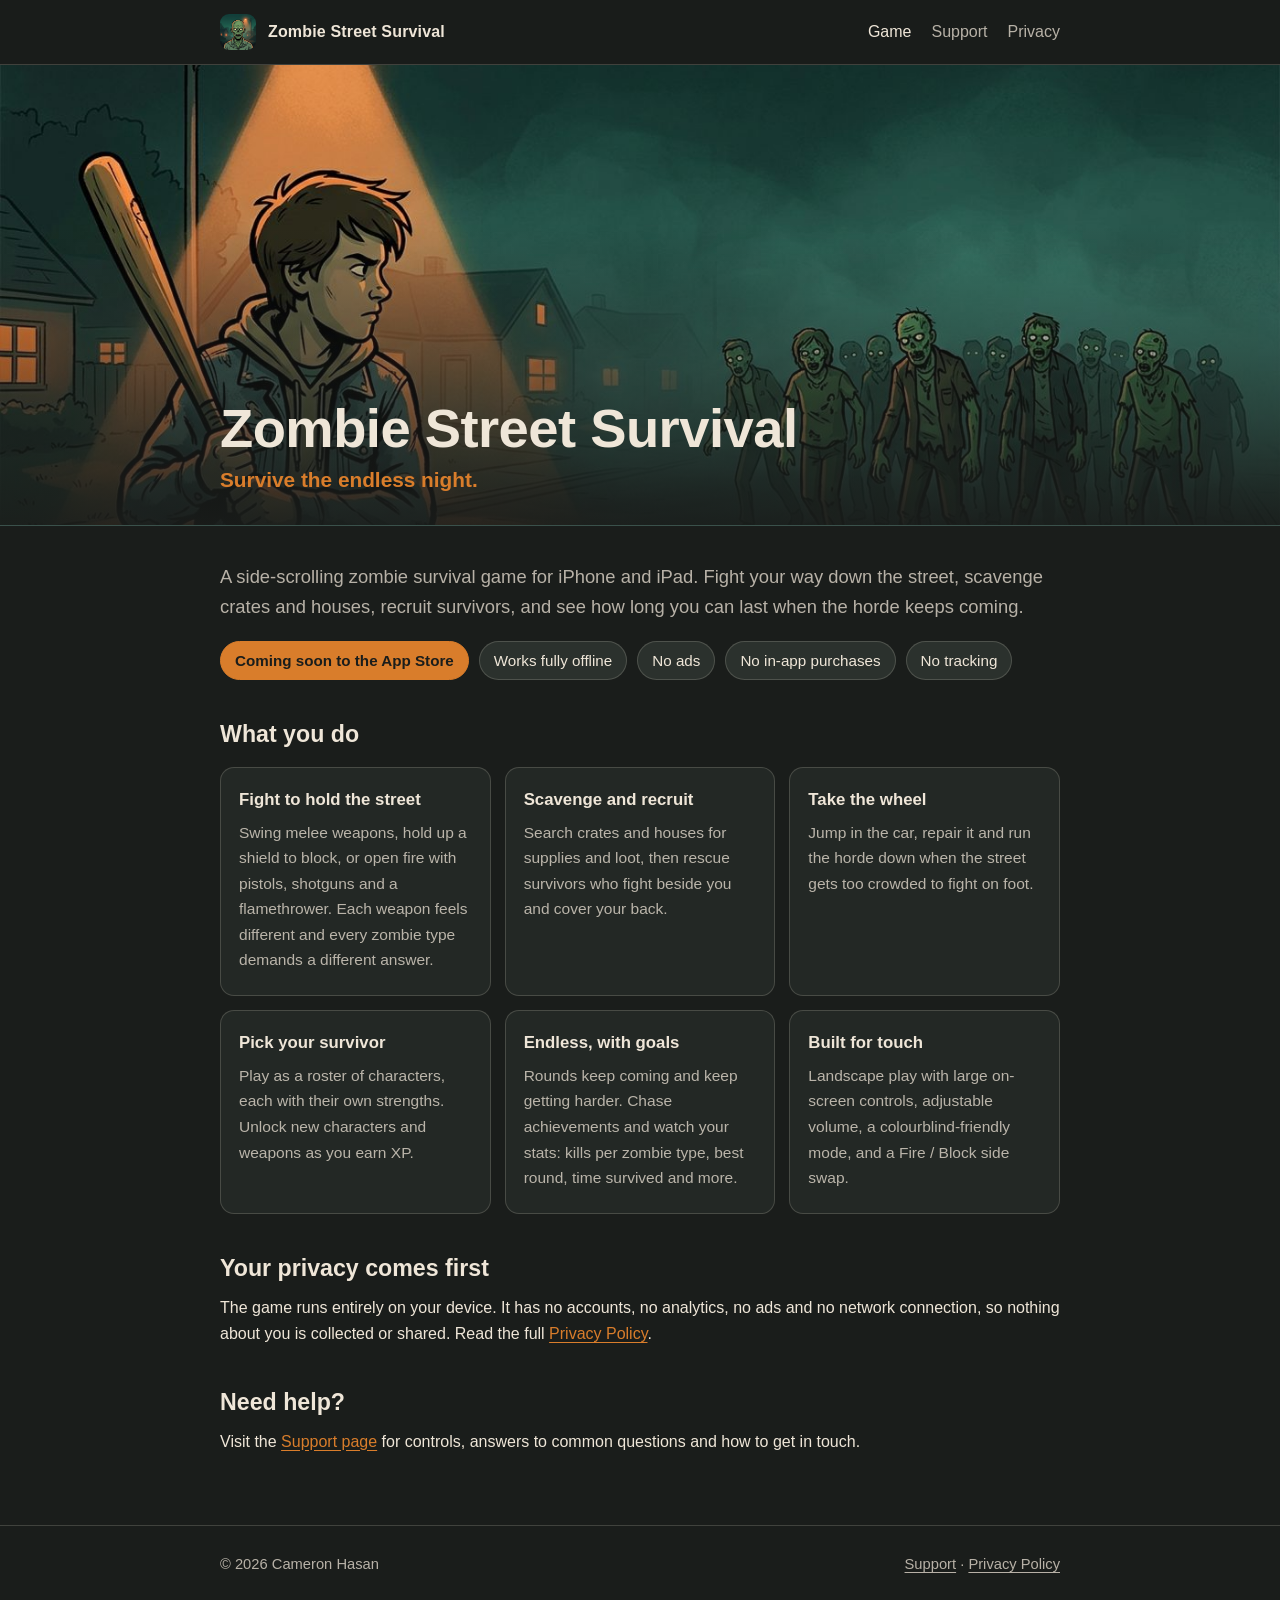
<file: index.html>
<!doctype html>
<html lang="en">
<head>
<meta charset="utf-8">
<meta name="viewport" content="width=device-width, initial-scale=1">
<title>Zombie Street Survival</title>
<meta name="description" content="An offline 2D zombie survival game for iPhone and iPad. Scavenge, fight, drive and last the night. No ads, no in-app purchases.">
<meta name="theme-color" content="#1a1d1b">
<link rel="icon" type="image/png" href="img/favicon.png">
<link rel="apple-touch-icon" href="img/apple-touch-icon.png">
<link rel="stylesheet" href="style.css">
</head>
<body>
<header class="top"><div class="wrap">
<a class="brand" href="index.html"><img src="img/icon.png" alt="" width="36" height="36"><span>Zombie Street Survival</span></a>
<nav aria-label="Main"><a href="index.html" aria-current="page">Game</a><a href="support.html">Support</a><a href="privacy.html">Privacy</a></nav>
</div></header>

<section class="hero">
<img class="art" src="img/key-art.jpg" alt="Survivors on a night street facing a zombie horde" width="1400" height="560">
<div class="copy"><div class="wrap">
<h1>Zombie Street Survival</h1>
<p class="tag">Survive the endless night.</p>
</div></div>
</section>
<main><div class="wrap">
<p class="lead">A side-scrolling zombie survival game for iPhone and iPad. Fight your way down the street, scavenge crates and houses, recruit survivors, and see how long you can last when the horde keeps coming.</p>
<div class="pills">
<span class="pill hot">Coming soon to the App Store</span>
<span class="pill">Works fully offline</span>
<span class="pill">No ads</span>
<span class="pill">No in-app purchases</span>
<span class="pill">No tracking</span>
</div>

<h2>What you do</h2>
<div class="grid">
<div class="card"><h3>Fight to hold the street</h3><p>Swing melee weapons, hold up a shield to block, or open fire with pistols, shotguns and a flamethrower. Each weapon feels different and every zombie type demands a different answer.</p></div>
<div class="card"><h3>Scavenge and recruit</h3><p>Search crates and houses for supplies and loot, then rescue survivors who fight beside you and cover your back.</p></div>
<div class="card"><h3>Take the wheel</h3><p>Jump in the car, repair it and run the horde down when the street gets too crowded to fight on foot.</p></div>
<div class="card"><h3>Pick your survivor</h3><p>Play as a roster of characters, each with their own strengths. Unlock new characters and weapons as you earn XP.</p></div>
<div class="card"><h3>Endless, with goals</h3><p>Rounds keep coming and keep getting harder. Chase achievements and watch your stats: kills per zombie type, best round, time survived and more.</p></div>
<div class="card"><h3>Built for touch</h3><p>Landscape play with large on-screen controls, adjustable volume, a colourblind-friendly mode, and a Fire / Block side swap.</p></div>
</div>

<h2>Your privacy comes first</h2>
<p>The game runs entirely on your device. It has no accounts, no analytics, no ads and no network connection, so nothing about you is collected or shared. Read the full <a href="privacy.html">Privacy Policy</a>.</p>

<h2>Need help?</h2>
<p>Visit the <a href="support.html">Support page</a> for controls, answers to common questions and how to get in touch.</p>
</div></main>
<footer><div class="wrap">
<span>&copy; 2026 Cameron Hasan</span>
<span><a href="support.html">Support</a> &middot; <a href="privacy.html">Privacy Policy</a></span>
</div></footer>
</body>
</html>
</file>
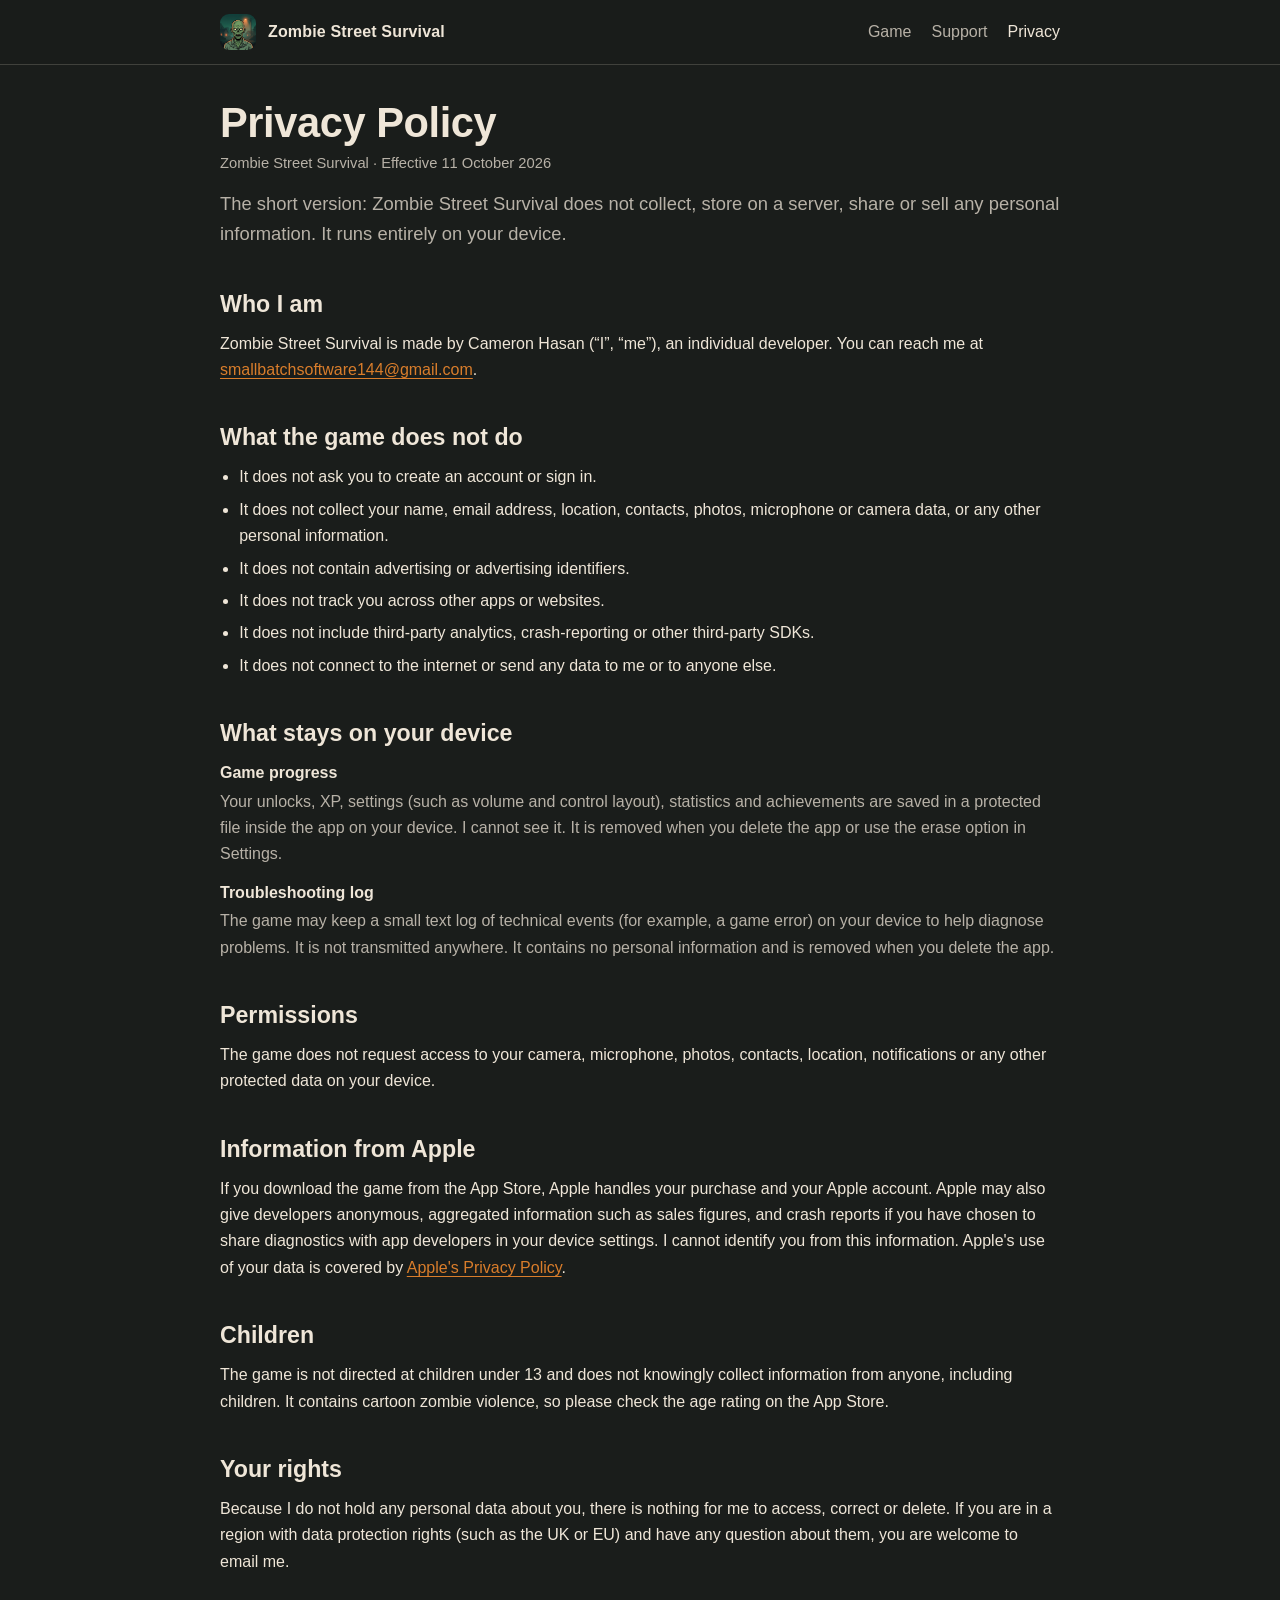
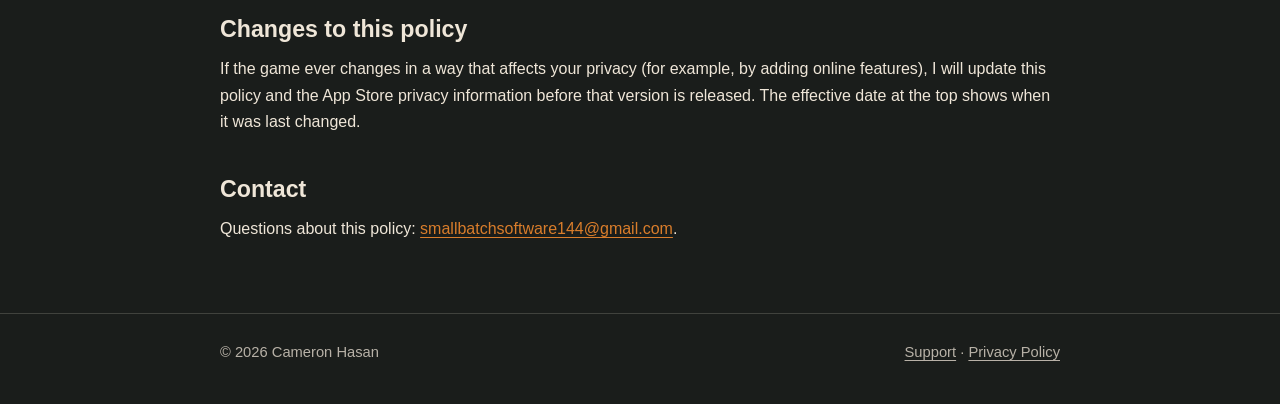
<file: privacy.html>
<!doctype html>
<html lang="en">
<head>
<meta charset="utf-8">
<meta name="viewport" content="width=device-width, initial-scale=1">
<title>Privacy Policy - Zombie Street Survival</title>
<meta name="description" content="Privacy policy for Zombie Street Survival: the game collects no personal data.">
<meta name="theme-color" content="#1a1d1b">
<link rel="icon" type="image/png" href="img/favicon.png">
<link rel="apple-touch-icon" href="img/apple-touch-icon.png">
<link rel="stylesheet" href="style.css">
</head>
<body>
<header class="top"><div class="wrap">
<a class="brand" href="index.html"><img src="img/icon.png" alt="" width="36" height="36"><span>Zombie Street Survival</span></a>
<nav aria-label="Main"><a href="index.html">Game</a><a href="support.html">Support</a><a href="privacy.html" aria-current="page">Privacy</a></nav>
</div></header>

<main><div class="wrap">
<h1 style="font-size:clamp(1.8rem,5vw,2.6rem);margin:0 0 6px">Privacy Policy</h1>
<p class="small">Zombie Street Survival &middot; Effective 11 October 2026</p>

<p class="lead">The short version: Zombie Street Survival does not collect, store on a server, share or sell any personal information. It runs entirely on your device.</p>

<h2>Who I am</h2>
<p>Zombie Street Survival is made by Cameron Hasan (&ldquo;I&rdquo;, &ldquo;me&rdquo;), an individual developer. You can reach me at <a href="mailto:smallbatchsoftware144@gmail.com">smallbatchsoftware144@gmail.com</a>.</p>

<h2>What the game does not do</h2>
<ul>
<li>It does not ask you to create an account or sign in.</li>
<li>It does not collect your name, email address, location, contacts, photos, microphone or camera data, or any other personal information.</li>
<li>It does not contain advertising or advertising identifiers.</li>
<li>It does not track you across other apps or websites.</li>
<li>It does not include third-party analytics, crash-reporting or other third-party SDKs.</li>
<li>It does not connect to the internet or send any data to me or to anyone else.</li>
</ul>

<h2>What stays on your device</h2>
<dl class="facts">
<dt>Game progress</dt>
<dd>Your unlocks, XP, settings (such as volume and control layout), statistics and achievements are saved in a protected file inside the app on your device. I cannot see it. It is removed when you delete the app or use the erase option in Settings.</dd>
<dt>Troubleshooting log</dt>
<dd>The game may keep a small text log of technical events (for example, a game error) on your device to help diagnose problems. It is not transmitted anywhere. It contains no personal information and is removed when you delete the app.</dd>
</dl>

<h2>Permissions</h2>
<p>The game does not request access to your camera, microphone, photos, contacts, location, notifications or any other protected data on your device.</p>

<h2>Information from Apple</h2>
<p>If you download the game from the App Store, Apple handles your purchase and your Apple account. Apple may also give developers anonymous, aggregated information such as sales figures, and crash reports if you have chosen to share diagnostics with app developers in your device settings. I cannot identify you from this information. Apple's use of your data is covered by <a href="https://www.apple.com/legal/privacy/" rel="noopener">Apple's Privacy Policy</a>.</p>

<h2>Children</h2>
<p>The game is not directed at children under 13 and does not knowingly collect information from anyone, including children. It contains cartoon zombie violence, so please check the age rating on the App Store.</p>

<h2>Your rights</h2>
<p>Because I do not hold any personal data about you, there is nothing for me to access, correct or delete. If you are in a region with data protection rights (such as the UK or EU) and have any question about them, you are welcome to email me.</p>

<h2>Changes to this policy</h2>
<p>If the game ever changes in a way that affects your privacy (for example, by adding online features), I will update this policy and the App Store privacy information before that version is released. The effective date at the top shows when it was last changed.</p>

<h2>Contact</h2>
<p>Questions about this policy: <a href="mailto:smallbatchsoftware144@gmail.com">smallbatchsoftware144@gmail.com</a>.</p>
</div></main>
<footer><div class="wrap">
<span>&copy; 2026 Cameron Hasan</span>
<span><a href="support.html">Support</a> &middot; <a href="privacy.html">Privacy Policy</a></span>
</div></footer>
</body>
</html>
</file>
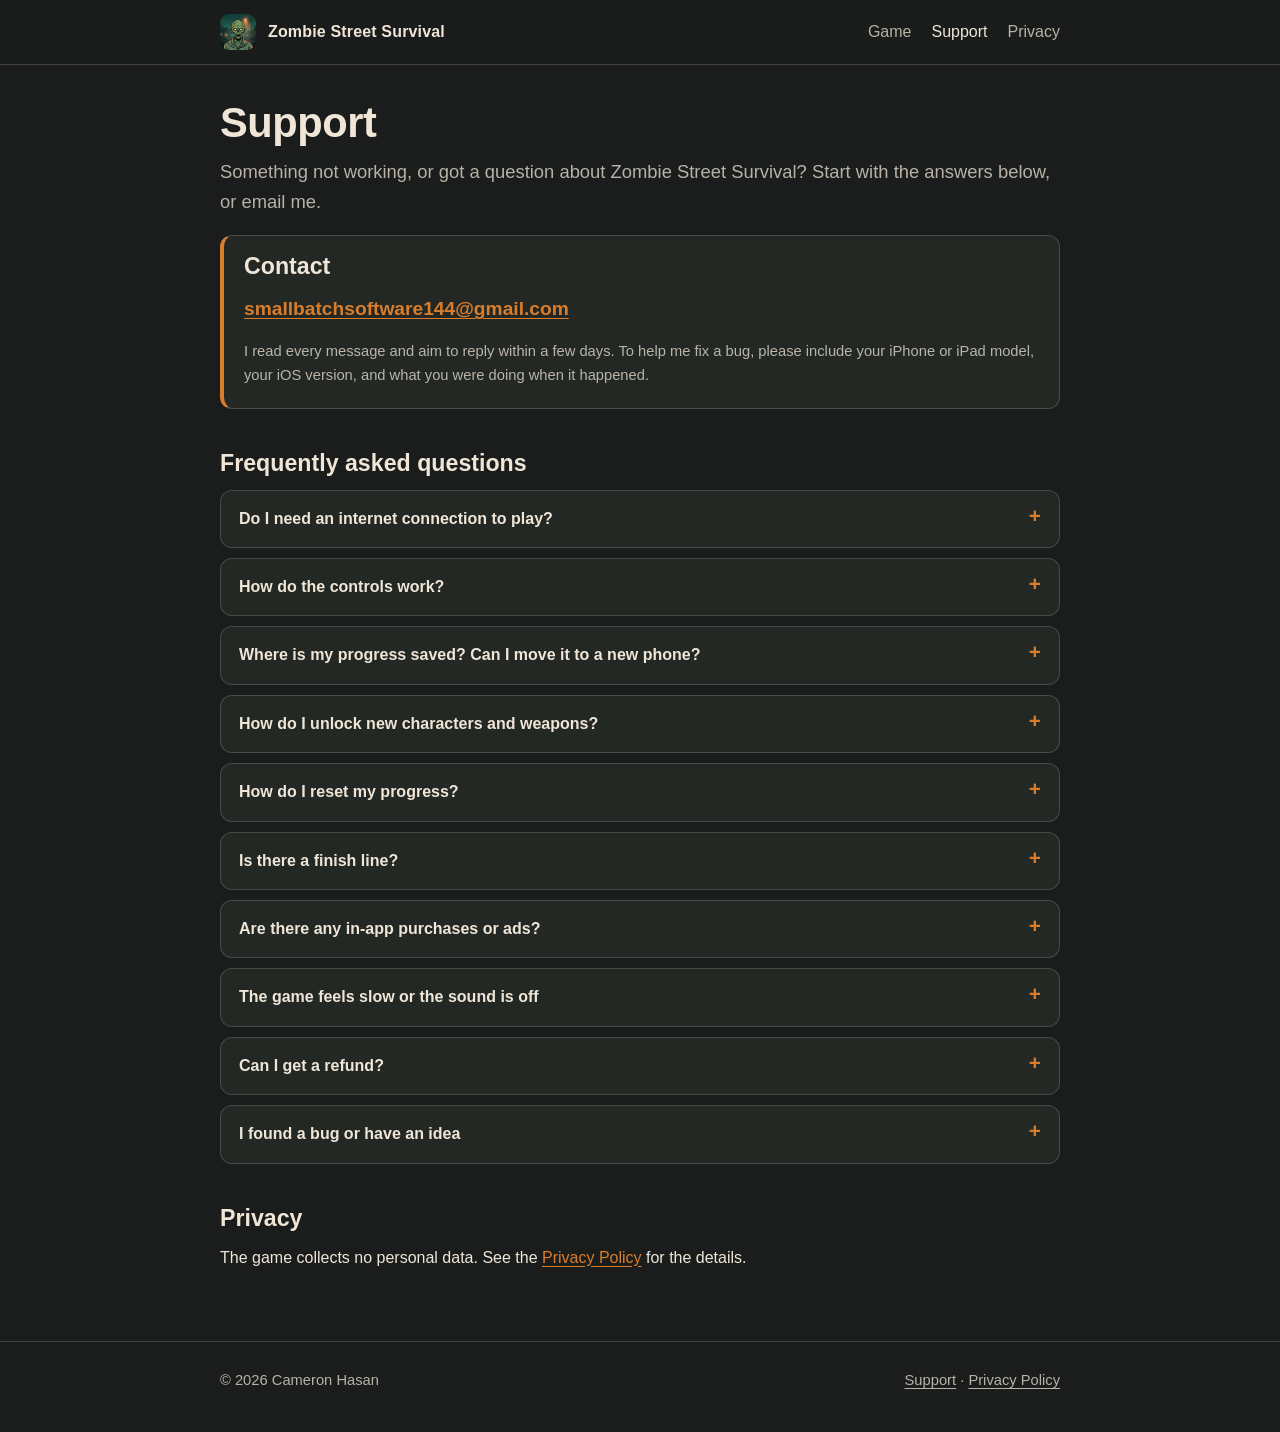
<file: support.html>
<!doctype html>
<html lang="en">
<head>
<meta charset="utf-8">
<meta name="viewport" content="width=device-width, initial-scale=1">
<title>Support - Zombie Street Survival</title>
<meta name="description" content="Help, controls and contact details for Zombie Street Survival.">
<meta name="theme-color" content="#1a1d1b">
<link rel="icon" type="image/png" href="img/favicon.png">
<link rel="apple-touch-icon" href="img/apple-touch-icon.png">
<link rel="stylesheet" href="style.css">
</head>
<body>
<header class="top"><div class="wrap">
<a class="brand" href="index.html"><img src="img/icon.png" alt="" width="36" height="36"><span>Zombie Street Survival</span></a>
<nav aria-label="Main"><a href="index.html">Game</a><a href="support.html" aria-current="page">Support</a><a href="privacy.html">Privacy</a></nav>
</div></header>

<main><div class="wrap">
<h1 style="font-size:clamp(1.8rem,5vw,2.6rem);margin:0 0 12px">Support</h1>
<p class="lead">Something not working, or got a question about Zombie Street Survival? Start with the answers below, or email me.</p>

<div class="box contact">
<h2 style="margin-top:0">Contact</h2>
<p class="big-mail"><a href="mailto:smallbatchsoftware144@gmail.com">smallbatchsoftware144@gmail.com</a></p>
<p class="small">I read every message and aim to reply within a few days. To help me fix a bug, please include your iPhone or iPad model, your iOS version, and what you were doing when it happened.</p>
</div>

<h2>Frequently asked questions</h2>

<details><summary>Do I need an internet connection to play?</summary><div class="answer"><p>No. Zombie Street Survival is fully offline. It never connects to the internet, so you can play on a plane, on the Tube, anywhere.</p></div></details>

<details><summary>How do the controls work?</summary><div class="answer">
<p>The game is played in landscape.</p>
<ul>
<li><strong>Move:</strong> the left and right arrow buttons.</li>
<li><strong>Actions:</strong> the diamond of buttons on the other side lets you melee, hold to block, fire your ranged weapon, and cycle weapons.</li>
<li><strong>Cars and doors:</strong> tap the glowing car or door in the world to get in, drive, or enter a house.</li>
</ul>
<p>You can switch the Fire and Block buttons over to the other side with &ldquo;Swap Fire / Block sides&rdquo; in Settings.</p></div></details>

<details><summary>Where is my progress saved? Can I move it to a new phone?</summary><div class="answer"><p>Your progress is saved on your device only, in a protected save file inside the app. Because nothing is sent online, there is no cloud copy and no account to sign into. If you restore your iPhone from an iCloud or computer backup, your save normally comes back with it. Deleting the app deletes the save.</p></div></details>

<details><summary>How do I unlock new characters and weapons?</summary><div class="answer"><p>You earn XP from every run, and spending it unlocks new characters and weapons. Even if you are killed, you keep the XP, unlocks and achievements you have earned. Unlocks take a while on purpose, so keep playing and you will get there.</p></div></details>

<details><summary>How do I reset my progress?</summary><div class="answer"><p>From the home menu, open Settings and tap &ldquo;Erase all saved data&rdquo;. It asks you to confirm twice, because erasing progress cannot be undone. (The button is only on the home menu&rsquo;s Settings, not the in-game pause menu.)</p></div></details>

<details><summary>Is there a finish line?</summary><div class="answer"><p>No. Rounds keep coming and keep getting harder. The goal is to beat your best round, your best time, and to work through the achievements list.</p></div></details>

<details><summary>Are there any in-app purchases or ads?</summary><div class="answer"><p>No. You pay once on the App Store and that is it. There is nothing to restore because there is nothing to buy inside the game.</p></div></details>

<details><summary>The game feels slow or the sound is off</summary><div class="answer"><p>Try these in order: check your device is not in Low Power Mode; make sure the silent switch is off and your volume is up; check the music and effects sliders in Settings; fully close the app and reopen it. If it still happens, email me with your device model and iOS version.</p></div></details>

<details><summary>Can I get a refund?</summary><div class="answer"><p>Refunds for App Store purchases are handled by Apple, not by me. You can request one at <a href="https://reportaproblem.apple.com" rel="noopener">reportaproblem.apple.com</a>.</p></div></details>

<details><summary>I found a bug or have an idea</summary><div class="answer"><p>Please email me. Bug reports and suggestions are very welcome, and a lot of the game has been shaped by player feedback.</p></div></details>

<h2>Privacy</h2>
<p>The game collects no personal data. See the <a href="privacy.html">Privacy Policy</a> for the details.</p>
</div></main>
<footer><div class="wrap">
<span>&copy; 2026 Cameron Hasan</span>
<span><a href="support.html">Support</a> &middot; <a href="privacy.html">Privacy Policy</a></span>
</div></footer>
</body>
</html>
</file>
<file: style.css>
:root {
  --bg: #1a1d1b;
  --panel: #232825;
  --panel-2: #2b312d;
  --cream: #efe6d8;
  --dim: rgba(239, 230, 216, 0.74);
  --amber: #d97d2b;
  --amber-dim: #a85f1f;
  --line: rgba(239, 230, 216, 0.18);
  --night: #12302c;
}
* { box-sizing: border-box; }
html { color-scheme: dark; }
body {
  margin: 0;
  background: var(--bg);
  color: var(--cream);
  font: 16px/1.65 -apple-system, BlinkMacSystemFont, "Segoe UI", Roboto, Helvetica, Arial, sans-serif;
  -webkit-text-size-adjust: 100%;
}
a { color: var(--amber); text-underline-offset: 3px; }
a:hover { color: #f0a257; }
a:focus-visible, summary:focus-visible { outline: 2px solid var(--amber); outline-offset: 3px; border-radius: 4px; }
.wrap { max-width: 880px; margin: 0 auto; padding: 0 20px; }

/* top bar */
.top { border-bottom: 1px solid var(--line); background: rgba(26, 29, 27, 0.95); }
.top .wrap { display: flex; align-items: center; justify-content: space-between; gap: 16px; min-height: 64px; flex-wrap: wrap; }
.brand { display: flex; align-items: center; gap: 12px; color: var(--cream); text-decoration: none; font-weight: 700; letter-spacing: 0.01em; }
.brand img { width: 36px; height: 36px; border-radius: 9px; display: block; }
.top nav { display: flex; gap: 20px; }
.top nav a { color: var(--dim); text-decoration: none; padding: 8px 0; }
.top nav a:hover, .top nav a[aria-current="page"] { color: var(--cream); }

/* hero */
.hero { position: relative; background: var(--night); border-bottom: 1px solid var(--line); }
.hero img.art { display: block; width: 100%; height: auto; max-height: 460px; object-fit: cover; object-position: center 35%; }
.hero::after { content: ""; position: absolute; inset: 0; background: linear-gradient(180deg, rgba(26,29,27,0) 35%, rgba(26,29,27,0.92) 100%); pointer-events: none; }
.hero .copy { position: absolute; z-index: 1; left: 0; right: 0; bottom: 0; padding-bottom: 28px; }
h1 { font-size: clamp(2rem, 6vw, 3.4rem); line-height: 1.05; margin: 0 0 6px; letter-spacing: -0.01em; }
.tag { font-size: clamp(1.05rem, 2.6vw, 1.3rem); color: var(--amber); margin: 0; font-weight: 600; }

main { padding: 36px 0 56px; }
h2 { font-size: 1.45rem; margin: 40px 0 12px; line-height: 1.25; }
h2:first-child { margin-top: 0; }
h3 { font-size: 1.05rem; margin: 24px 0 6px; }
p { margin: 0 0 14px; }
.lead { font-size: 1.15rem; color: var(--dim); }
ul { padding-left: 1.2rem; margin: 0 0 14px; }
li { margin-bottom: 6px; }

.pill { display: inline-block; background: var(--panel-2); border: 1px solid var(--line); border-radius: 999px; padding: 6px 14px; font-size: 0.95rem; color: var(--cream); }
.pill.hot { background: var(--amber); border-color: var(--amber); color: #1a1d1b; font-weight: 700; }
.pills { display: flex; flex-wrap: wrap; gap: 10px; margin: 18px 0 8px; }

.grid { display: grid; grid-template-columns: repeat(auto-fit, minmax(240px, 1fr)); gap: 14px; margin: 18px 0 8px; }
.card { background: var(--panel); border: 1px solid var(--line); border-radius: 14px; padding: 18px 18px 8px; }
.card h3 { margin: 0 0 6px; color: var(--cream); }
.card p { color: var(--dim); font-size: 0.97rem; }

.box { background: var(--panel); border: 1px solid var(--line); border-left: 4px solid var(--amber); border-radius: 12px; padding: 16px 20px 6px; margin: 18px 0 24px; }
.box.contact { border-left-color: var(--amber); }
.big-mail { font-size: 1.2rem; font-weight: 700; word-break: break-all; }

details { background: var(--panel); border: 1px solid var(--line); border-radius: 12px; margin: 0 0 10px; }
summary { cursor: pointer; padding: 15px 18px; font-weight: 600; list-style: none; display: flex; justify-content: space-between; gap: 12px; }
summary::-webkit-details-marker { display: none; }
summary::after { content: "+"; color: var(--amber); font-size: 1.3rem; line-height: 1; }
details[open] summary::after { content: "–"; }
details .answer { padding: 0 18px 8px; color: var(--dim); }
details .answer p:last-child { margin-bottom: 8px; }

footer { border-top: 1px solid var(--line); padding: 26px 0 40px; color: var(--dim); font-size: 0.92rem; }
footer .wrap { display: flex; justify-content: space-between; gap: 12px; flex-wrap: wrap; }
footer a { color: var(--dim); }
footer a:hover { color: var(--cream); }
.small { font-size: 0.92rem; color: var(--dim); }
dl.facts { margin: 0 0 14px; }
dl.facts dt { font-weight: 700; margin-top: 12px; }
dl.facts dd { margin: 2px 0 0; color: var(--dim); }
@media (max-width: 520px) { .top .wrap { padding-top: 10px; padding-bottom: 6px; } }
</file>
